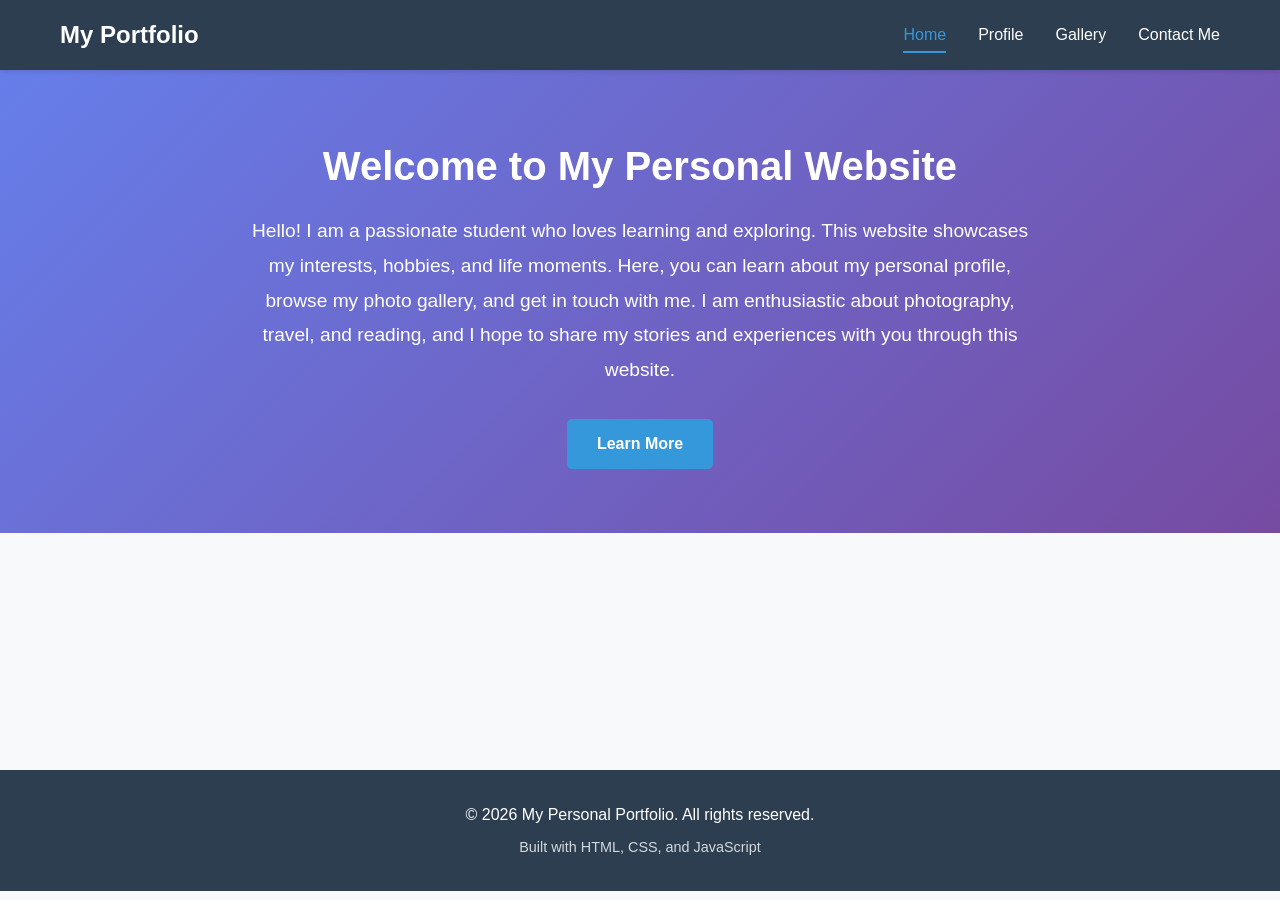
<file: index.html>
<!DOCTYPE html>
<html lang="en">
<head>
    <meta charset="UTF-8">
    <meta name="viewport" content="width=device-width, initial-scale=1.0">
    <title>My Portfolio - Home</title>
    <!-- Link external CSS stylesheet -->
    <link rel="stylesheet" href="css/style.css">
</head>
<body>
    <!-- Header section containing website title and navigation -->
    <header>
        <div class="container">
            <!-- Website logo/title -->
            <h1 class="logo">My Portfolio</h1>
            <!-- Navigation bar using semantic nav tag -->
            <nav>
                <ul class="nav-list">
                    <!-- Current page highlighted -->
                    <li><a href="index.html" class="active">Home</a></li>
                    <li><a href="profile.html">Profile</a></li>
                    <li><a href="gallery.html">Gallery</a></li>
                    <li><a href="contact.html">Contact Me</a></li>
                </ul>
            </nav>
        </div>
    </header>

    <!-- Main content area -->
    <main>
        <!-- Hero section (first screen display) -->
        <section class="hero">
            <div class="container">
                <!-- Dynamic username display area controlled by JavaScript -->
                <h2 id="welcome-message">Welcome to My Personal Website</h2>
                <p class="hero-text">
                    Hello! I am a passionate student who loves learning and exploring. This website showcases my interests, hobbies, and life moments. Here, you can learn about my personal profile, browse my photo gallery, and get in touch with me. I am enthusiastic about photography, travel, and reading, and I hope to share my stories and experiences with you through this website.
                </p>
                <!-- Call-to-action button guiding users to browse more content -->
                <a href="profile.html" class="btn-primary">Learn More</a>
            </div>
        </section>
    </main>

    <!-- Footer section -->
    <footer>
        <div class="container">
            <p>&copy; 2026 My Personal Portfolio. All rights reserved.</p>
            <p>Built with HTML, CSS, and JavaScript</p>
        </div>
    </footer>

    <!-- Link external JavaScript file -->
    <script src="js/main.js"></script>
</body>
</html>
</file>
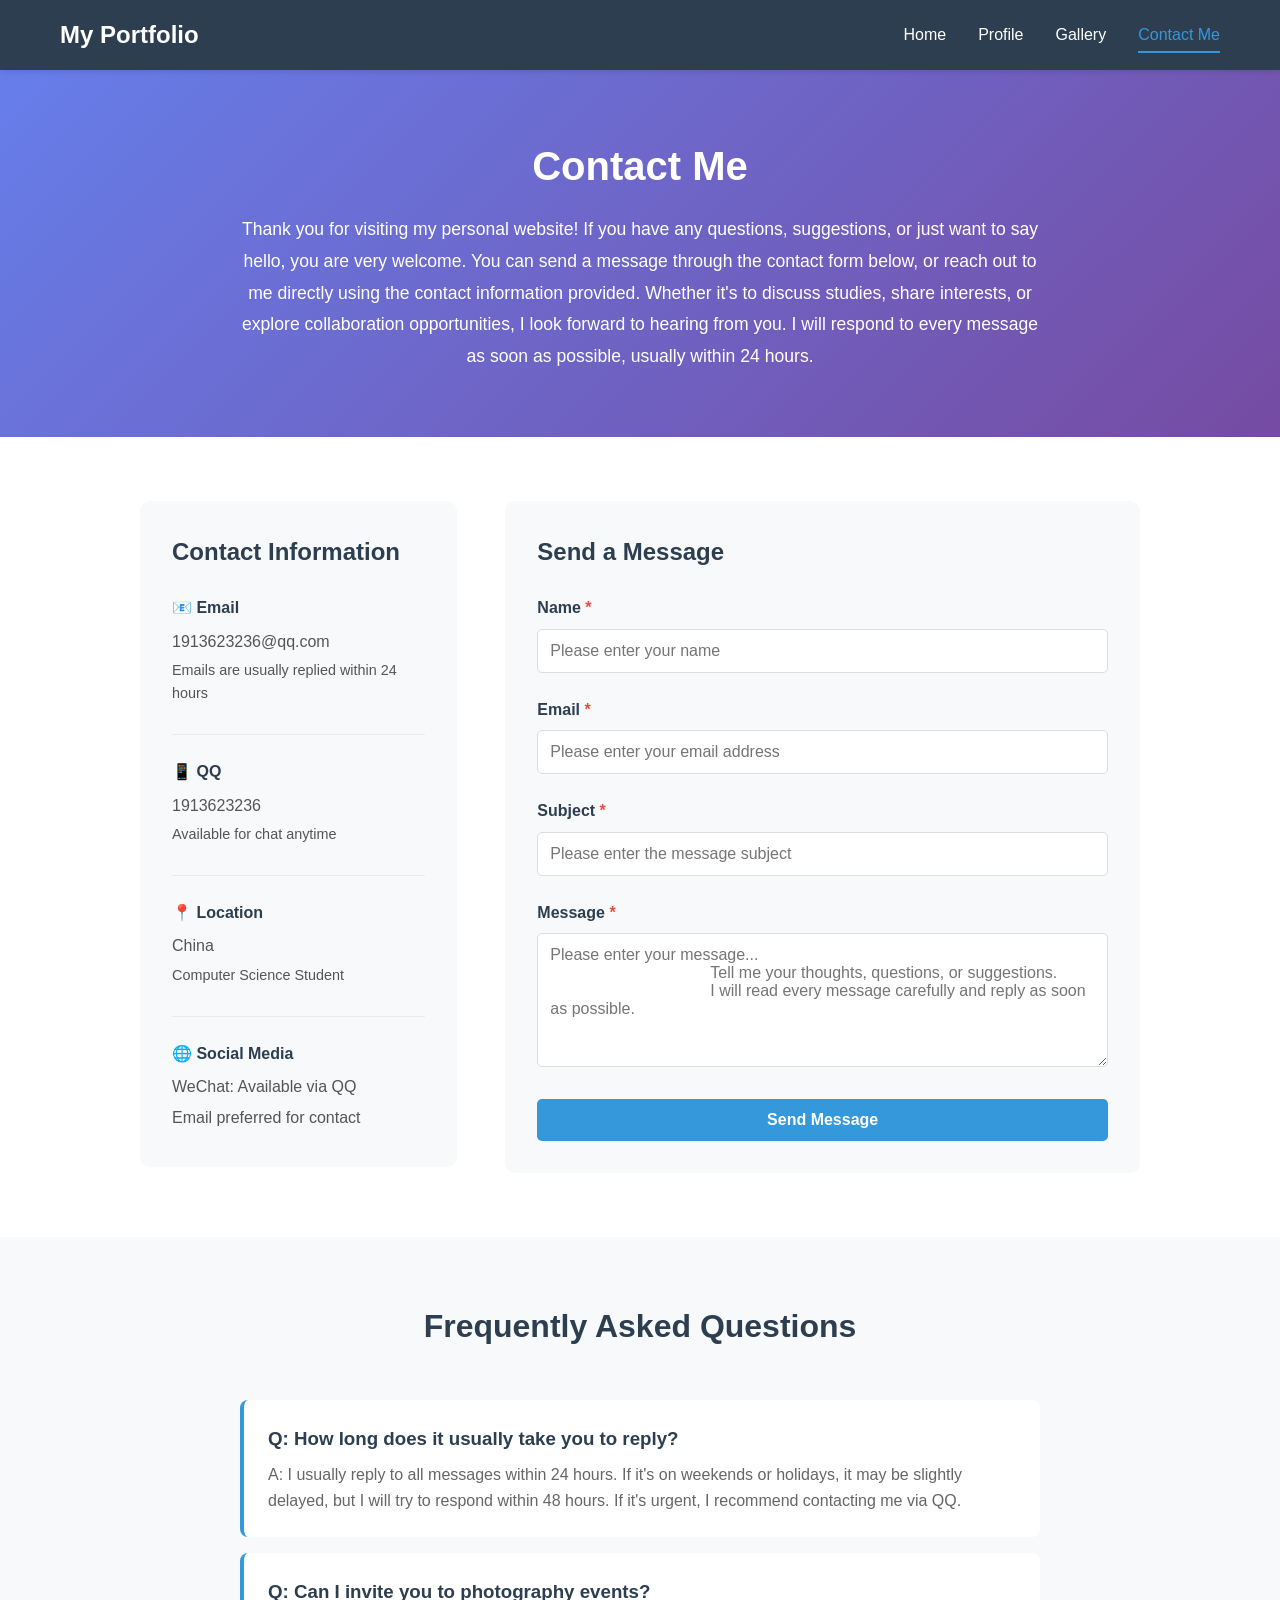
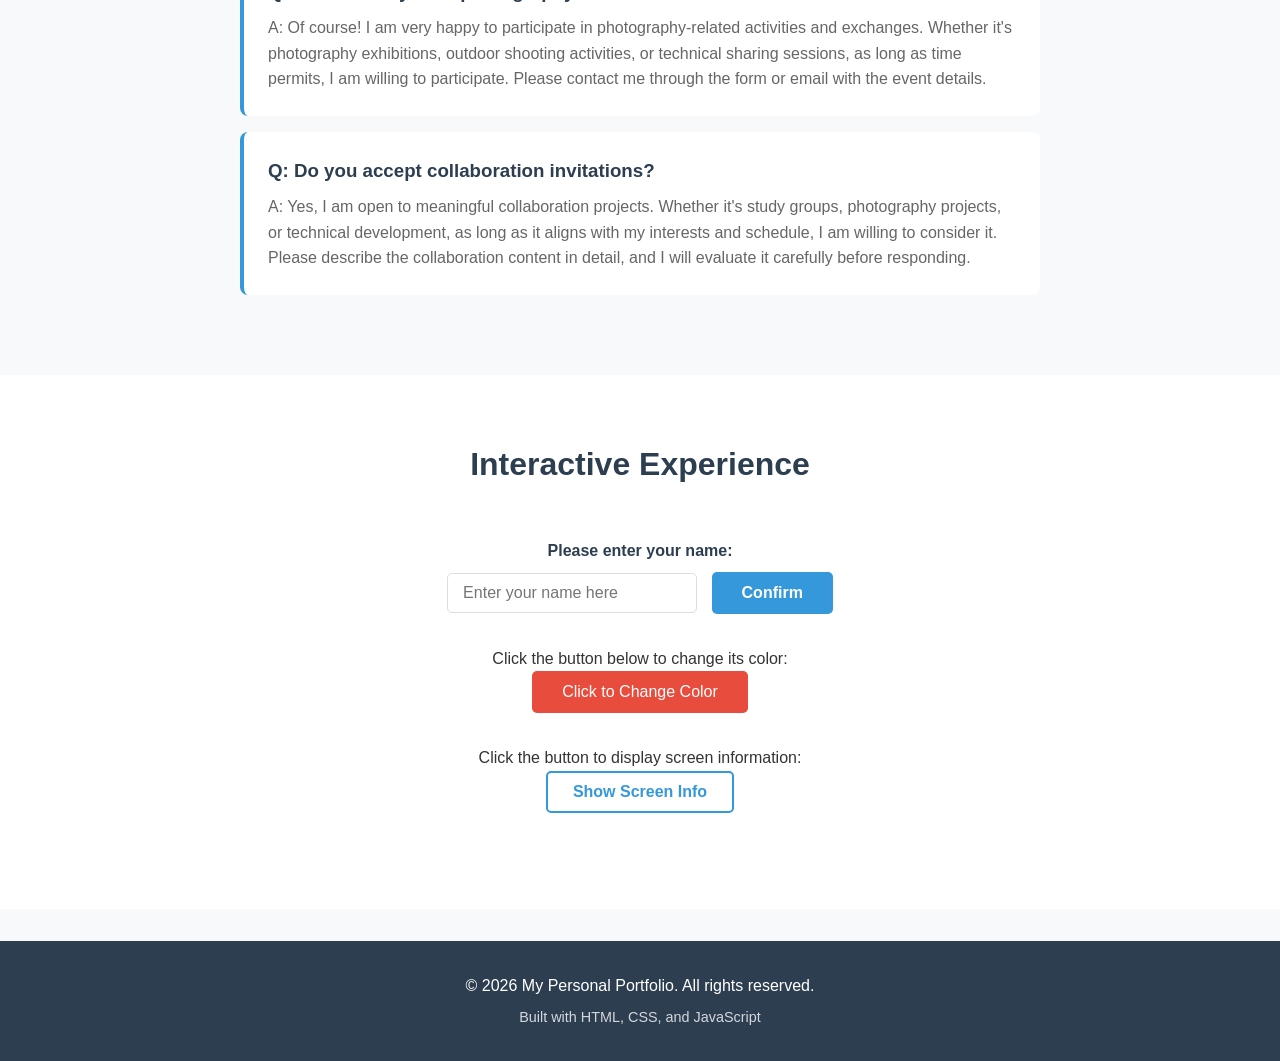
<file: contact.html>
<!DOCTYPE html>
<html lang="en">
<head>
    <meta charset="UTF-8">
    <meta name="viewport" content="width=device-width, initial-scale=1.0">
    <title>Contact Me - My Portfolio</title>
    <!-- Link external CSS stylesheet -->
    <link rel="stylesheet" href="css/style.css">
</head>
<body>
    <!-- Header section containing website title and navigation -->
    <header>
        <div class="container">
            <!-- Website logo/title -->
            <h1 class="logo">My Portfolio</h1>
            <!-- Navigation bar using semantic nav tag -->
            <nav>
                <ul class="nav-list">
                    <li><a href="index.html">Home</a></li>
                    <li><a href="profile.html">Profile</a></li>
                    <li><a href="gallery.html">Gallery</a></li>
                    <!-- Current page highlighted -->
                    <li><a href="contact.html" class="active">Contact Me</a></li>
                </ul>
            </nav>
        </div>
    </header>

    <!-- Main content area -->
    <main>
        <!-- Contact page header section -->
        <section class="contact-header">
            <div class="container">
                <h2>Contact Me</h2>
                <p class="contact-description">
                    Thank you for visiting my personal website! If you have any questions, suggestions, or just want to say hello, you are very welcome. You can send a message through the contact form below, or reach out to me directly using the contact information provided. Whether it's to discuss studies, share interests, or explore collaboration opportunities, I look forward to hearing from you. I will respond to every message as soon as possible, usually within 24 hours.
                </p>
            </div>
        </section>

        <!-- Contact information and form section -->
        <section class="contact-section">
            <div class="container">
                <div class="contact-wrapper">
                    <!-- Contact information sidebar -->
                    <aside class="contact-info">
                        <h3 class="subsection-title">Contact Information</h3>
                        
                        <!-- Email -->
                        <article class="contact-method">
                            <h4>📧 Email</h4>
                            <p>1913623236@qq.com</p>
                            <p class="contact-note">Emails are usually replied within 24 hours</p>
                        </article>

                        <!-- Phone -->
                        <article class="contact-method">
                            <h4>📱 QQ</h4>
                            <p>1913623236</p>
                            <p class="contact-note">Available for chat anytime</p>
                        </article>

                        <!-- Location -->
                        <article class="contact-method">
                            <h4>📍 Location</h4>
                            <p>China</p>
                            <p class="contact-note">Computer Science Student</p>
                        </article>

                        <!-- Social Media -->
                        <article class="contact-method">
                            <h4>🌐 Social Media</h4>
                            <p>WeChat: Available via QQ</p>
                            <p>Email preferred for contact</p>
                        </article>
                    </aside>

                    <!-- Contact form -->
                    <div class="contact-form-wrapper">
                        <h3 class="subsection-title">Send a Message</h3>
                        <form id="contact-form" class="contact-form">
                            <!-- Name input -->
                            <div class="form-group">
                                <label for="name">Name <span class="required">*</span></label>
                                <input type="text" id="name" name="name" required placeholder="Please enter your name">
                            </div>

                            <!-- Email input -->
                            <div class="form-group">
                                <label for="email">Email <span class="required">*</span></label>
                                <input type="email" id="email" name="email" required placeholder="Please enter your email address">
                            </div>

                            <!-- Subject input -->
                            <div class="form-group">
                                <label for="subject">Subject <span class="required">*</span></label>
                                <input type="text" id="subject" name="subject" required placeholder="Please enter the message subject">
                            </div>

                            <!-- Message content -->
                            <div class="form-group">
                                <label for="message">Message <span class="required">*</span></label>
                                <textarea id="message" name="message" rows="6" required placeholder="Please enter your message...
                                    Tell me your thoughts, questions, or suggestions.
                                    I will read every message carefully and reply as soon as possible."></textarea>
                            </div>

                            <!-- Submit button -->
                            <button type="submit" class="btn-primary btn-full">Send Message</button>
                        </form>

                        <!-- Form feedback message -->
                        <div id="form-feedback" class="form-feedback"></div>
                    </div>
                </div>
            </div>
        </section>

        <!-- FAQ section -->
        <section class="faq-section">
            <div class="container">
                <h2 class="section-title">Frequently Asked Questions</h2>
                <div class="faq-list">
                    <!-- Question 1 -->
                    <article class="faq-item">
                        <h3>Q: How long does it usually take you to reply?</h3>
                        <p>
                            A: I usually reply to all messages within 24 hours. If it's on weekends or holidays, it may be slightly delayed, but I will try to respond within 48 hours. If it's urgent, I recommend contacting me via QQ.
                        </p>
                    </article>

                    <!-- Question 2 -->
                    <article class="faq-item">
                        <h3>Q: Can I invite you to photography events?</h3>
                        <p>
                            A: Of course! I am very happy to participate in photography-related activities and exchanges. Whether it's photography exhibitions, outdoor shooting activities, or technical sharing sessions, as long as time permits, I am willing to participate. Please contact me through the form or email with the event details.
                        </p>
                    </article>

                    <!-- Question 3 -->
                    <article class="faq-item">
                        <h3>Q: Do you accept collaboration invitations?</h3>
                        <p>
                            A: Yes, I am open to meaningful collaboration projects. Whether it's study groups, photography projects, or technical development, as long as it aligns with my interests and schedule, I am willing to consider it. Please describe the collaboration content in detail, and I will evaluate it carefully before responding.
                        </p>
                    </article>
                </div>
            </div>
        </section>

        <!-- Interactive section -->
        <section class="interactive-section">
            <div class="container">
                <h2 class="section-title">Interactive Experience</h2>
                
                <!-- Username input feature -->
                <div class="input-section">
                    <label for="username-input">Please enter your name:</label>
                    <input type="text" id="username-input" placeholder="Enter your name here">
                    <button id="submit-name" class="btn-primary">Confirm</button>
                </div>

                <!-- Button color change feature -->
                <div class="color-section">
                    <p>Click the button below to change its color:</p>
                    <button id="color-btn" class="color-change-btn">Click to Change Color</button>
                </div>

                <!-- Popup feature -->
                <div class="popup-section">
                    <p>Click the button to display screen information:</p>
                    <button id="info-btn" class="btn-secondary">Show Screen Info</button>
                </div>
            </div>
        </section>
    </main>

    <!-- Footer section -->
    <footer>
        <div class="container">
            <p>&copy; 2026 My Personal Portfolio. All rights reserved.</p>
            <p>Built with HTML, CSS, and JavaScript</p>
        </div>
    </footer>

    <!-- Link external JavaScript file -->
    <script src="js/main.js"></script>
</body>
</html>
</file>
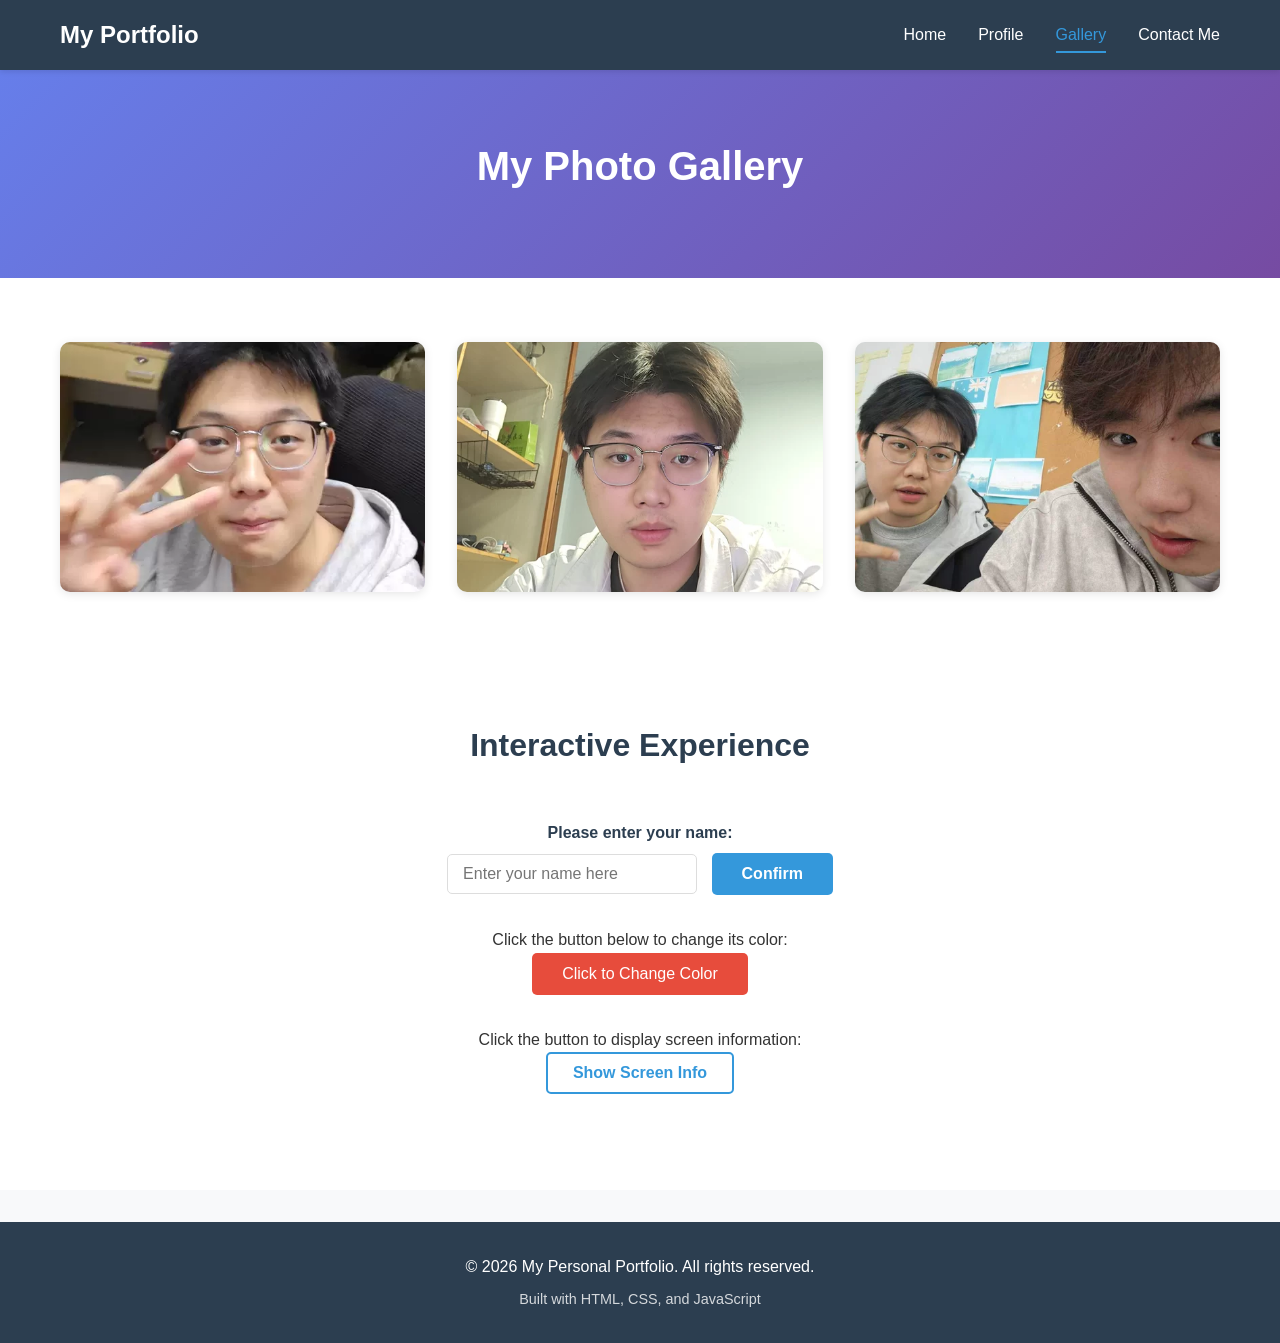
<file: gallery.html>
<!DOCTYPE html>
<html lang="en">
<head>
    <meta charset="UTF-8">
    <meta name="viewport" content="width=device-width, initial-scale=1.0">
    <title>Photo Gallery - My Portfolio</title>
    <link rel="stylesheet" href="css/style.css">
</head>
<body>
    <header>
        <div class="container">
            <h1 class="logo">My Portfolio</h1>
            <nav>
                <ul class="nav-list">
                    <li><a href=" ">Home</a ></li>
                    <li><a href="profile.html">Profile</a ></li>
                    <li><a href="gallery.html" class="active">Gallery</a ></li>
                    <li><a href="contact.html">Contact Me</a ></li>
                </ul>
            </nav>
        </div>
    </header>

    <main>
        <section class="gallery-header">
            <div class="container">
                <h2>My Photo Gallery</h2>
            </div>
        </section>

        <section class="gallery-section">
            <div class="container">
                <div class="gallery-grid">
                    <article class="gallery-item">
                        <div class="gallery-image">
                            <img src="Images/2.png" class="gallery-img" alt="Photo">
                        </div>
                    </article>
                    <article class="gallery-item">
                        <div class="gallery-image">
                            <img src="Images/3.png" class="gallery-img" alt="Photo">
                        </div>
                    </article>
                    <article class="gallery-item">
                        <div class="gallery-image">
                            <img src="Images/4.png" class="gallery-img" alt="Photo">
                        </div>
                    </article>
                </div>
            </div>
        </section>

        <section class="interactive-section">
            <div class="container">
                <h2 class="section-title">Interactive Experience</h2>
                
                <div class="input-section">
                    <label for="username-input">Please enter your name:</label>
                    <input type="text" id="username-input" placeholder="Enter your name here">
                    <button id="submit-name" class="btn-primary">Confirm</button>
                </div>

                <div class="color-section">
                    <p>Click the button below to change its color:</p >
                    <button id="color-btn" class="color-change-btn">Click to Change Color</button>
                </div>

                <div class="popup-section">
                    <p>Click the button to display screen information:</p >
                    <button id="info-btn" class="btn-secondary">Show Screen Info</button>
                </div>
            </div>
        </section>
    </main>

    <footer>
        <div class="container">
            <p>&copy; 2026 My Personal Portfolio. All rights reserved.</p >
            <p>Built with HTML, CSS, and JavaScript</p >
        </div>
    </footer>

    <script src="js/main.js"></script>
</body>
</html>
</file>
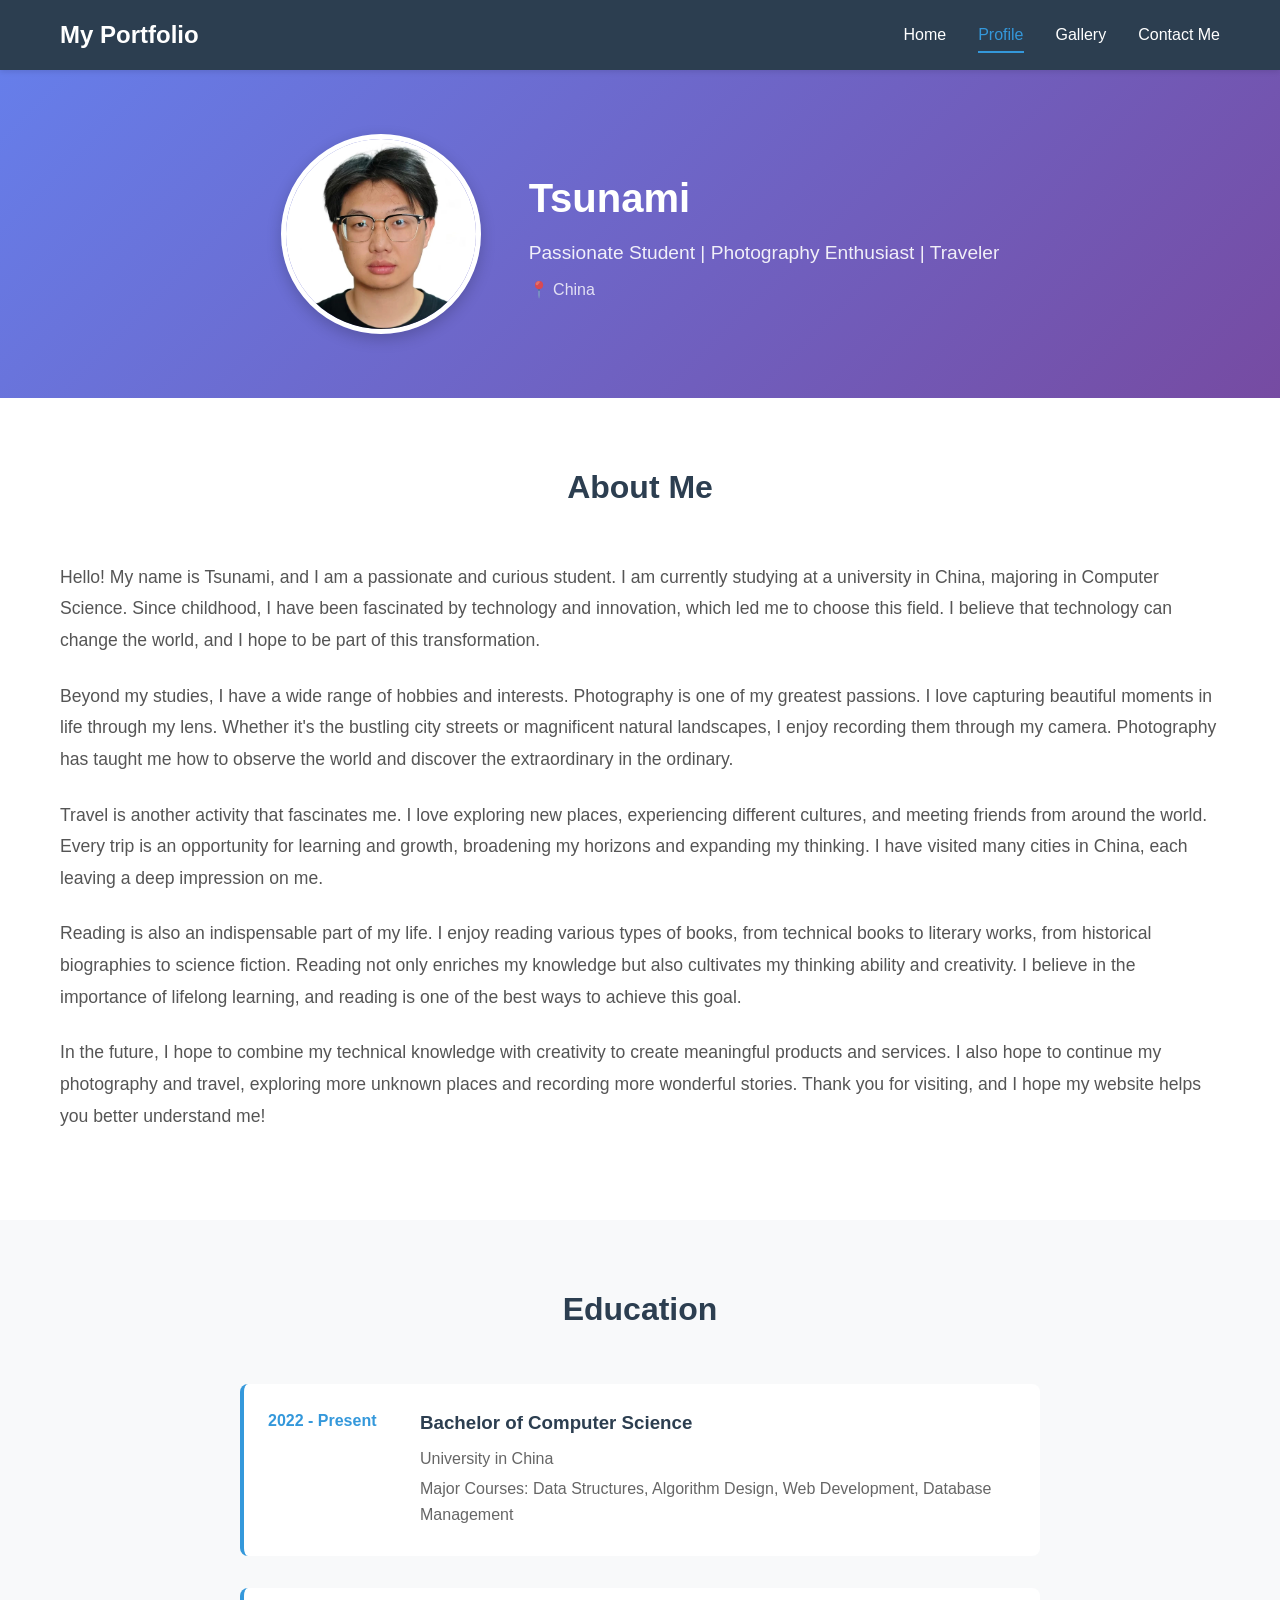
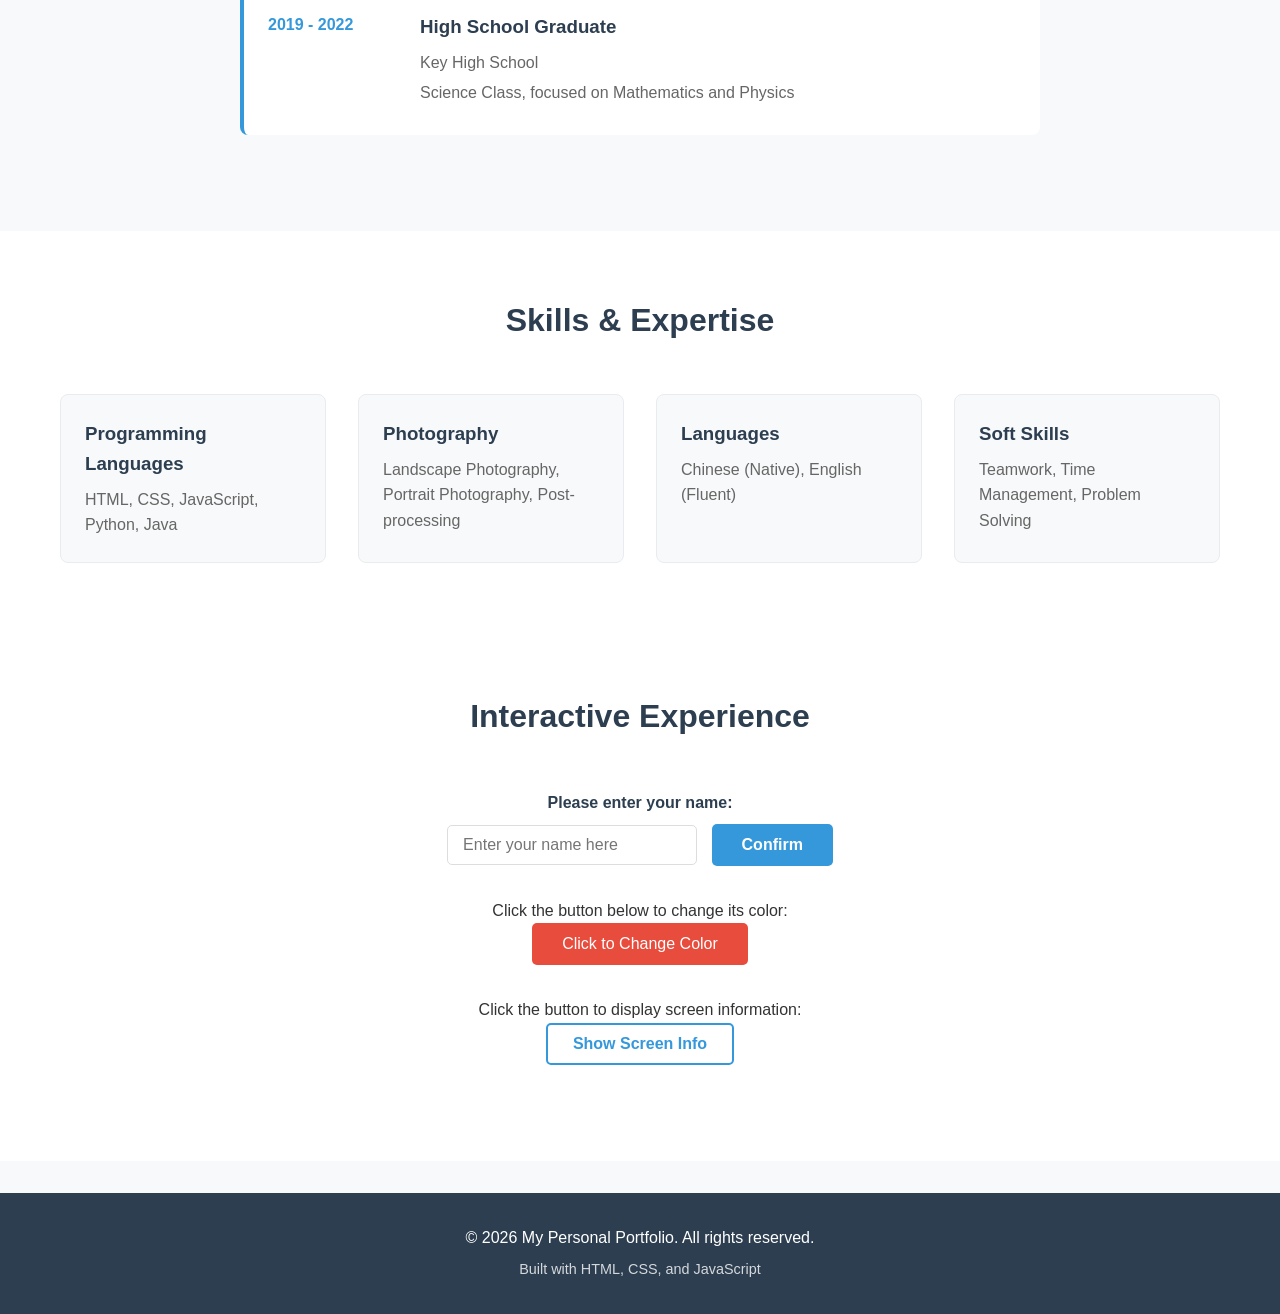
<file: profile.html>
<!DOCTYPE html>
<html lang="en">
<head>
    <meta charset="UTF-8">
    <meta name="viewport" content="width=device-width, initial-scale=1.0">
    <title>Profile - My Portfolio</title>
    <link rel="stylesheet" href="css/style.css">
</head>
<body>
    <header>
        <div class="container">
            <h1 class="logo">My Portfolio</h1>
            <nav>
                <ul class="nav-list">
                    <li><a href="index.html">Home</a></li>
                    <li><a href="profile.html" class="active">Profile</a></li>
                    <li><a href="gallery.html">Gallery</a></li>
                    <li><a href="contact.html">Contact Me</a></li>
                </ul>
            </nav>
        </div>
    </header>

    <main>
        <section class="profile-header">
            <div class="container">
                <div class="profile-intro">
                    <div class="profile-image">
                        <img src="Images/1.png" alt="My personal portrait" id="profile-img">
                    </div>
                    <div class="profile-info">
                        <h2>Tsunami</h2>
                        <p class="profile-tagline">Passionate Student | Photography Enthusiast | Traveler</p>
                        <p class="profile-location">📍 China</p>
                    </div>
                </div>
            </div>
        </section>

        <section class="about-section">
            <div class="container">
                <h2 class="section-title">About Me</h2>
                <article class="about-content">
                    <p>
                        Hello! My name is Tsunami, and I am a passionate and curious student. I am currently studying at a university in China, majoring in Computer Science. Since childhood, I have been fascinated by technology and innovation, which led me to choose this field. I believe that technology can change the world, and I hope to be part of this transformation.
                    </p>
                    <p>
                        Beyond my studies, I have a wide range of hobbies and interests. Photography is one of my greatest passions. I love capturing beautiful moments in life through my lens. Whether it's the bustling city streets or magnificent natural landscapes, I enjoy recording them through my camera. Photography has taught me how to observe the world and discover the extraordinary in the ordinary.
                    </p>
                    <p>
                        Travel is another activity that fascinates me. I love exploring new places, experiencing different cultures, and meeting friends from around the world. Every trip is an opportunity for learning and growth, broadening my horizons and expanding my thinking. I have visited many cities in China, each leaving a deep impression on me.
                    </p>
                    <p>
                        Reading is also an indispensable part of my life. I enjoy reading various types of books, from technical books to literary works, from historical biographies to science fiction. Reading not only enriches my knowledge but also cultivates my thinking ability and creativity. I believe in the importance of lifelong learning, and reading is one of the best ways to achieve this goal.
                    </p>
                    <p>
                        In the future, I hope to combine my technical knowledge with creativity to create meaningful products and services. I also hope to continue my photography and travel, exploring more unknown places and recording more wonderful stories. Thank you for visiting, and I hope my website helps you better understand me!
                    </p>
                </article>
            </div>
        </section>

        <section class="education-section">
            <div class="container">
                <h2 class="section-title">Education</h2>
                <div class="timeline">
                    <article class="timeline-item">
                        <div class="timeline-date">2022 - Present</div>
                        <div class="timeline-content">
                            <h3>Bachelor of Computer Science</h3>
                            <p>University in China</p>
                            <p>Major Courses: Data Structures, Algorithm Design, Web Development, Database Management</p>
                        </div>
                    </article>
                    <article class="timeline-item">
                        <div class="timeline-date">2019 - 2022</div>
                        <div class="timeline-content">
                            <h3>High School Graduate</h3>
                            <p>Key High School</p>
                            <p>Science Class, focused on Mathematics and Physics</p>
                        </div>
                    </article>
                </div>
            </div>
        </section>

        <section class="skills-section">
            <div class="container">
                <h2 class="section-title">Skills & Expertise</h2>
                <div class="skills-grid">
                    <article class="skill-item">
                        <h3>Programming Languages</h3>
                        <p>HTML, CSS, JavaScript, Python, Java</p>
                    </article>
                    <article class="skill-item">
                        <h3>Photography</h3>
                        <p>Landscape Photography, Portrait Photography, Post-processing</p>
                    </article>
                    <article class="skill-item">
                        <h3>Languages</h3>
                        <p>Chinese (Native), English (Fluent)</p>
                    </article>
                    <article class="skill-item">
                        <h3>Soft Skills</h3>
                        <p>Teamwork, Time Management, Problem Solving</p>
                    </article>
                </div>
            </div>
        </section>

        <section class="interactive-section">
            <div class="container">
                <h2 class="section-title">Interactive Experience</h2>
                
                <div class="input-section">
                    <label for="username-input">Please enter your name:</label>
                    <input type="text" id="username-input" placeholder="Enter your name here">
                    <button id="submit-name" class="btn-primary">Confirm</button>
                </div>

                <div class="color-section">
                    <p>Click the button below to change its color:</p>
                    <button id="color-btn" class="color-change-btn">Click to Change Color</button>
                </div>

                <div class="popup-section">
                    <p>Click the button to display screen information:</p>
                    <button id="info-btn" class="btn-secondary">Show Screen Info</button>
                </div>
            </div>
        </section>
    </main>

    <footer>
        <div class="container">
            <p>&copy; 2026 My Personal Portfolio. All rights reserved.</p>
            <p>Built with HTML, CSS, and JavaScript</p>
        </div>
    </footer>

    <script src="js/main.js"></script>
</body>
</html>
</file>
<file: css/style.css>
/* 
 * 学生姓名: 张明
 * 个人作品集网站样式表
 * 本CSS文件包含所有页面的样式定义
 */

/* ===== 1. CSS重置和基础样式 ===== */
/* 重置所有元素的默认边距和填充，确保跨浏览器一致性 */
* {
    margin: 0;
    padding: 0;
    box-sizing: border-box;
}

/* 设置根元素的字体大小，便于使用rem单位 */
html {
    font-size: 16px;
}

/* 设置body的基本样式 */
body {
    /* 设置字体族，优先使用系统默认字体 */
    font-family: 'Segoe UI', Tahoma, Geneva, Verdana, sans-serif;
    /* 设置行高，提高文本可读性 */
    line-height: 1.6;
    /* 设置文字颜色 */
    color: #333;
    /* 设置背景颜色 */
    background-color: #f8f9fa;
}

/* ===== 2. 容器样式 ===== */
/* 使用容器限制内容最大宽度并居中显示 */
.container {
    /* 设置最大宽度 */
    max-width: 1200px;
    /* 水平居中 */
    margin: 0 auto;
    /* 设置内边距 */
    padding: 0 20px;
}

/* ===== 3. 头部和导航样式 ===== */
/* 头部区域样式 */
header {
    /* 设置背景颜色 */
    background-color: #2c3e50;
    /* 设置文字颜色为白色 */
    color: white;
    /* 设置内边距 */
    padding: 1rem 0;
    /* 固定在页面顶部 */
    position: sticky;
    top: 0;
    /* 设置z-index确保在其他元素之上 */
    z-index: 100;
    /* 添加阴影效果 */
    box-shadow: 0 2px 5px rgba(0,0,0,0.1);
}

/* 头部容器使用flex布局 */
header .container {
    display: flex;
    justify-content: space-between;
    align-items: center;
}

/* 网站logo样式 */
.logo {
    font-size: 1.5rem;
    font-weight: bold;
}

/* 导航列表样式 */
.nav-list {
    /* 移除列表默认样式 */
    list-style: none;
    /* 使用flex布局水平排列 */
    display: flex;
    gap: 2rem;
}

/* 导航链接样式 */
.nav-list a {
    /* 设置文字颜色 */
    color: white;
    /* 移除下划线 */
    text-decoration: none;
    /* 设置字体大小 */
    font-size: 1rem;
    /* 添加过渡效果 */
    transition: color 0.3s ease;
    /* 设置内边距 */
    padding: 0.5rem 0;
}

/* 导航链接悬停效果 */
.nav-list a:hover {
    /* 悬停时改变颜色 */
    color: #3498db;
}

/* 当前页面导航链接高亮 */
.nav-list a.active {
    /* 添加下划线 */
    border-bottom: 2px solid #3498db;
    color: #3498db;
}

/* ===== 4. 主内容区域样式 ===== */
main {
    /* 设置最小高度，确保footer在底部 */
    min-height: calc(100vh - 200px);
    /* 设置内边距 */
    padding-bottom: 2rem;
}

/* ===== 5. 英雄区域样式（主页首屏） ===== */
.hero {
    /* 设置背景颜色 */
    background: linear-gradient(135deg, #667eea 0%, #764ba2 100%);
    /* 设置文字颜色 */
    color: white;
    /* 设置内边距 */
    padding: 4rem 0;
    /* 文字居中 */
    text-align: center;
}

/* 英雄区域标题样式 */
.hero h2 {
    font-size: 2.5rem;
    margin-bottom: 1rem;
}

/* 英雄区域段落样式 */
.hero-text {
    font-size: 1.2rem;
    max-width: 800px;
    margin: 0 auto 2rem;
    line-height: 1.8;
}

/* ===== 6. 按钮样式 ===== */
/* 主要按钮样式 */
.btn-primary {
    display: inline-block;
    background-color: #3498db;
    color: white;
    padding: 12px 30px;
    text-decoration: none;
    border-radius: 5px;
    font-weight: bold;
    transition: all 0.3s ease;
    border: none;
    cursor: pointer;
    font-size: 1rem;
}

/* 主要按钮悬停效果 */
.btn-primary:hover {
    background-color: #2980b9;
    transform: translateY(-2px);
    box-shadow: 0 4px 8px rgba(0,0,0,0.2);
}

/* 次要按钮样式 */
.btn-secondary {
    display: inline-block;
    background-color: transparent;
    color: #3498db;
    padding: 10px 25px;
    text-decoration: none;
    border-radius: 5px;
    font-weight: bold;
    transition: all 0.3s ease;
    border: 2px solid #3498db;
    cursor: pointer;
    font-size: 1rem;
}

/* 次要按钮悬停效果 */
.btn-secondary:hover {
    background-color: #3498db;
    color: white;
}

/* 全宽按钮 */
.btn-full {
    width: 100%;
}

/* ===== 7. 特色卡片区域样式 ===== */
.features {
    padding: 4rem 0;
    background-color: white;
}

/* 区域标题样式 */
.section-title {
    text-align: center;
    font-size: 2rem;
    margin-bottom: 3rem;
    color: #2c3e50;
}

/* 特色卡片网格布局 */
.feature-grid {
    display: grid;
    /* 使用grid布局，三列等宽 */
    grid-template-columns: repeat(auto-fit, minmax(300px, 1fr));
    gap: 2rem;
}

/* 单个特色卡片样式 */
.feature-card {
    background-color: #f8f9fa;
    padding: 2rem;
    border-radius: 10px;
    /* 添加边框 */
    border: 1px solid #e9ecef;
    transition: transform 0.3s ease, box-shadow 0.3s ease;
}

/* 卡片悬停效果 */
.feature-card:hover {
    transform: translateY(-5px);
    box-shadow: 0 10px 25px rgba(0,0,0,0.1);
}

/* 卡片标题样式 */
.feature-card h3 {
    color: #2c3e50;
    margin-bottom: 1rem;
    font-size: 1.3rem;
}

/* 卡片段落样式 */
.feature-card p {
    margin-bottom: 1.5rem;
    color: #666;
}

/* ===== 8. 个人资料页面样式 ===== */
.profile-header {
    background: linear-gradient(135deg, #667eea 0%, #764ba2 100%);
    color: white;
    padding: 4rem 0;
}

/* 个人资料介绍区域 */
.profile-intro {
    display: flex;
    align-items: center;
    gap: 3rem;
    flex-wrap: wrap;
    justify-content: center;
}

/* 个人头像容器 */
.profile-image {
    width: 200px;
    height: 200px;
    border-radius: 50%;
    overflow: hidden;
    border: 5px solid white;
    box-shadow: 0 5px 15px rgba(0,0,0,0.2);
}

/* 个人头像图片 */
.profile-image img {
    width: 100%;
    height: 100%;
    object-fit: cover;
}

/* 个人信息区域 */
.profile-info h2 {
    font-size: 2.5rem;
    margin-bottom: 0.5rem;
}

.profile-tagline {
    font-size: 1.2rem;
    opacity: 0.9;
    margin-bottom: 0.5rem;
}

.profile-location {
    font-size: 1rem;
    opacity: 0.8;
}

/* 关于我区域 */
.about-section {
    padding: 4rem 0;
    background-color: white;
}

.about-content p {
    margin-bottom: 1.5rem;
    font-size: 1.1rem;
    line-height: 1.8;
    color: #555;
}

/* 教育背景区域 */
.education-section {
    padding: 4rem 0;
    background-color: #f8f9fa;
}

/* 时间线样式 */
.timeline {
    max-width: 800px;
    margin: 0 auto;
}

.timeline-item {
    display: flex;
    gap: 2rem;
    margin-bottom: 2rem;
    padding: 1.5rem;
    background-color: white;
    border-radius: 8px;
    border-left: 4px solid #3498db;
}

.timeline-date {
    font-weight: bold;
    color: #3498db;
    min-width: 120px;
}

.timeline-content h3 {
    color: #2c3e50;
    margin-bottom: 0.5rem;
}

.timeline-content p {
    color: #666;
    margin-bottom: 0.3rem;
}

/* 技能区域 */
.skills-section {
    padding: 4rem 0;
    background-color: white;
}

.skills-grid {
    display: grid;
    grid-template-columns: repeat(auto-fit, minmax(250px, 1fr));
    gap: 2rem;
}

.skill-item {
    background-color: #f8f9fa;
    padding: 1.5rem;
    border-radius: 8px;
    border: 1px solid #e9ecef;
}

.skill-item h3 {
    color: #2c3e50;
    margin-bottom: 0.5rem;
}

.skill-item p {
    color: #666;
}

/* ===== 9. 画廊页面样式 ===== */
.gallery-header {
    background: linear-gradient(135deg, #667eea 0%, #764ba2 100%);
    color: white;
    padding: 4rem 0;
    text-align: center;
}

.gallery-header h2 {
    font-size: 2.5rem;
    margin-bottom: 1rem;
}

.gallery-description {
    max-width: 800px;
    margin: 0 auto;
    font-size: 1.1rem;
    line-height: 1.8;
}

/* 画廊区域 */
.gallery-section {
    padding: 4rem 0;
    background-color: white;
}

/* 画廊网格布局 */
.gallery-grid {
    display: grid;
    grid-template-columns: repeat(auto-fit, minmax(350px, 1fr));
    gap: 2rem;
}

/* 画廊项目 */
.gallery-item {
    background-color: #f8f9fa;
    border-radius: 10px;
    overflow: hidden;
    box-shadow: 0 2px 10px rgba(0,0,0,0.1);
    transition: transform 0.3s ease, box-shadow 0.3s ease;
}

.gallery-item:hover {
    transform: translateY(-5px);
    box-shadow: 0 10px 30px rgba(0,0,0,0.15);
}

/* 画廊图片容器 */
.gallery-image {
    width: 100%;
    height: 250px;
    overflow: hidden;
}

/* 画廊图片 */
.gallery-img {
    width: 100%;
    height: 100%;
    object-fit: cover;
    transition: transform 0.3s ease;
}

/* 图片悬停放大效果 */
.gallery-item:hover .gallery-img {
    transform: scale(1.05);
}

/* 图片说明 */
.gallery-caption {
    padding: 1.5rem;
}

.gallery-caption h3 {
    color: #2c3e50;
    margin-bottom: 0.5rem;
}

.gallery-caption p {
    color: #666;
    font-size: 0.95rem;
    line-height: 1.6;
}

/* 摄影理念区域 */
.photography-section {
    padding: 4rem 0;
    background-color: #f8f9fa;
}

.photography-content p {
    margin-bottom: 1.5rem;
    font-size: 1.1rem;
    line-height: 1.8;
    color: #555;
    max-width: 800px;
    margin-left: auto;
    margin-right: auto;
}

/* ===== 10. 联系页面样式 ===== */
.contact-header {
    background: linear-gradient(135deg, #667eea 0%, #764ba2 100%);
    color: white;
    padding: 4rem 0;
    text-align: center;
}

.contact-header h2 {
    font-size: 2.5rem;
    margin-bottom: 1rem;
}

.contact-description {
    max-width: 800px;
    margin: 0 auto;
    font-size: 1.1rem;
    line-height: 1.8;
}

/* 联系区域 */
.contact-section {
    padding: 4rem 0;
    background-color: white;
}

/* 联系区域包装器 */
.contact-wrapper {
    display: grid;
    grid-template-columns: 1fr 2fr;
    gap: 3rem;
    max-width: 1000px;
    margin: 0 auto;
}

/* 子区域标题 */
.subsection-title {
    color: #2c3e50;
    margin-bottom: 1.5rem;
    font-size: 1.5rem;
}

/* 联系信息侧边栏 */
.contact-info {
    background-color: #f8f9fa;
    padding: 2rem;
    border-radius: 10px;
    height: fit-content;
}

/* 联系方式项目 */
.contact-method {
    margin-bottom: 1.5rem;
    padding-bottom: 1.5rem;
    border-bottom: 1px solid #e9ecef;
}

.contact-method:last-child {
    border-bottom: none;
    margin-bottom: 0;
    padding-bottom: 0;
}

.contact-method h4 {
    color: #2c3e50;
    margin-bottom: 0.5rem;
}

.contact-method p {
    color: #555;
    margin-bottom: 0.3rem;
}

.contact-note {
    font-size: 0.9rem;
    color: #888;
}

/* 联系表单 */
.contact-form-wrapper {
    background-color: #f8f9fa;
    padding: 2rem;
    border-radius: 10px;
}

/* 表单组 */
.form-group {
    margin-bottom: 1.5rem;
}

.form-group label {
    display: block;
    margin-bottom: 0.5rem;
    color: #2c3e50;
    font-weight: bold;
}

.required {
    color: #e74c3c;
}

/* 表单输入框 */
.form-group input,
.form-group textarea {
    width: 100%;
    padding: 12px;
    border: 1px solid #ddd;
    border-radius: 5px;
    font-size: 1rem;
    font-family: inherit;
    transition: border-color 0.3s ease;
}

.form-group input:focus,
.form-group textarea:focus {
    outline: none;
    border-color: #3498db;
}

.form-group textarea {
    resize: vertical;
    min-height: 120px;
}

/* 表单反馈信息 */
.form-feedback {
    margin-top: 1rem;
    padding: 1rem;
    border-radius: 5px;
    display: none;
}

.form-feedback.success {
    background-color: #d4edda;
    color: #155724;
    border: 1px solid #c3e6cb;
    display: block;
}

.form-feedback.error {
    background-color: #f8d7da;
    color: #721c24;
    border: 1px solid #f5c6cb;
    display: block;
}

/* 常见问题区域 */
.faq-section {
    padding: 4rem 0;
    background-color: #f8f9fa;
}

.faq-list {
    max-width: 800px;
    margin: 0 auto;
}

.faq-item {
    background-color: white;
    padding: 1.5rem;
    margin-bottom: 1rem;
    border-radius: 8px;
    border-left: 4px solid #3498db;
}

.faq-item h3 {
    color: #2c3e50;
    margin-bottom: 0.5rem;
}

.faq-item p {
    color: #666;
    line-height: 1.6;
}

/* ===== 11. 互动区域样式 ===== */
.interactive-section {
    padding: 4rem 0;
    background-color: white;
    text-align: center;
}

/* 输入区域 */
.input-section {
    margin-bottom: 2rem;
}

.input-section label {
    display: block;
    margin-bottom: 0.5rem;
    color: #2c3e50;
    font-weight: bold;
}

.input-section input {
    padding: 10px 15px;
    border: 1px solid #ddd;
    border-radius: 5px;
    font-size: 1rem;
    width: 250px;
    margin-right: 10px;
}

.input-section input:focus {
    outline: none;
    border-color: #3498db;
}

/* 颜色切换按钮 */
.color-section {
    margin-bottom: 2rem;
}

.color-change-btn {
    background-color: #e74c3c;
    color: white;
    padding: 12px 30px;
    border: none;
    border-radius: 5px;
    font-size: 1rem;
    cursor: pointer;
    transition: all 0.3s ease;
}

.color-change-btn:hover {
    transform: scale(1.05);
}

/* 弹窗区域 */
.popup-section {
    margin-bottom: 2rem;
}

/* ===== 12. 页脚样式 ===== */
footer {
    background-color: #2c3e50;
    color: white;
    text-align: center;
    padding: 2rem 0;
}

footer p {
    margin-bottom: 0.5rem;
}

footer p:last-child {
    margin-bottom: 0;
    opacity: 0.8;
    font-size: 0.9rem;
}

/* ===== 13. 响应式设计 ===== */
/* 平板设备 */
@media screen and (max-width: 768px) {
    /* 调整导航栏 */
    header .container {
        flex-direction: column;
        gap: 1rem;
    }
    
    .nav-list {
        gap: 1rem;
    }
    
    /* 调整英雄区域 */
    .hero h2 {
        font-size: 2rem;
    }
    
    .hero-text {
        font-size: 1rem;
    }
    
    /* 调整个人资料布局 */
    .profile-intro {
        flex-direction: column;
        text-align: center;
    }
    
    /* 调整联系区域布局 */
    .contact-wrapper {
        grid-template-columns: 1fr;
    }
    
    /* 调整时间线 */
    .timeline-item {
        flex-direction: column;
        gap: 0.5rem;
    }
}

/* 手机设备 */
@media screen and (max-width: 480px) {
    /* 调整字体大小 */
    html {
        font-size: 14px;
    }
    
    /* 调整导航栏 */
    .nav-list {
        flex-wrap: wrap;
        justify-content: center;
    }
    
    /* 调整容器内边距 */
    .container {
        padding: 0 15px;
    }
    
    /* 调整英雄区域 */
    .hero {
        padding: 2rem 0;
    }
    
    .hero h2 {
        font-size: 1.5rem;
    }
    
    /* 调整卡片网格 */
    .feature-grid,
    .gallery-grid,
    .skills-grid {
        grid-template-columns: 1fr;
    }
    
    /* 调整按钮 */
    .btn-primary,
    .btn-secondary {
        padding: 10px 20px;
        font-size: 0.9rem;
    }
    
    /* 调整表单输入 */
    .input-section input {
        width: 100%;
        margin-bottom: 10px;
        margin-right: 0;
    }
}

/* ===== 14. 动画效果 ===== */
/* 页面加载时的淡入动画 */
@keyframes fadeIn {
    from {
        opacity: 0;
        transform: translateY(20px);
    }
    to {
        opacity: 1;
        transform: translateY(0);
    }
}

/* 应用淡入动画到主内容 */
main {
    animation: fadeIn 0.5s ease-out;
}

/* 按钮点击效果 */
.btn-primary:active,
.btn-secondary:active,
.color-change-btn:active {
    transform: scale(0.95);
}
</file>
